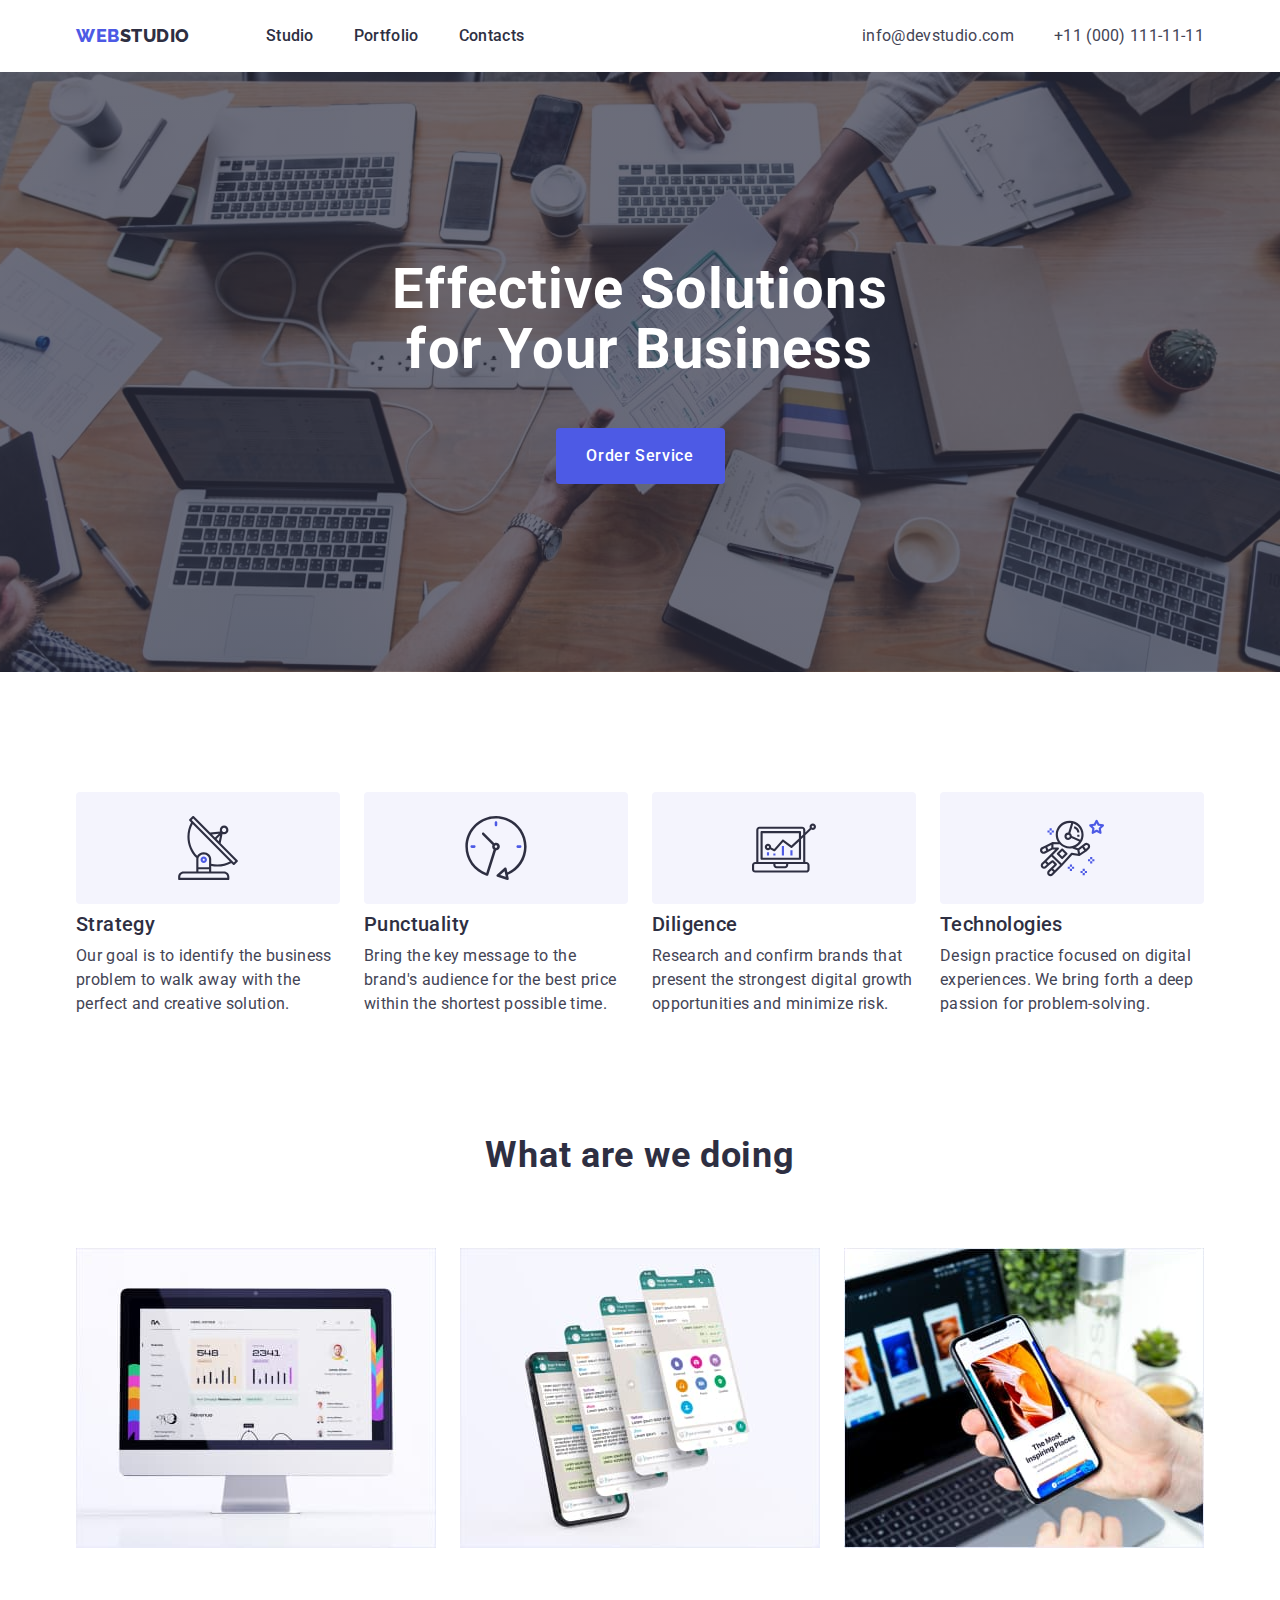
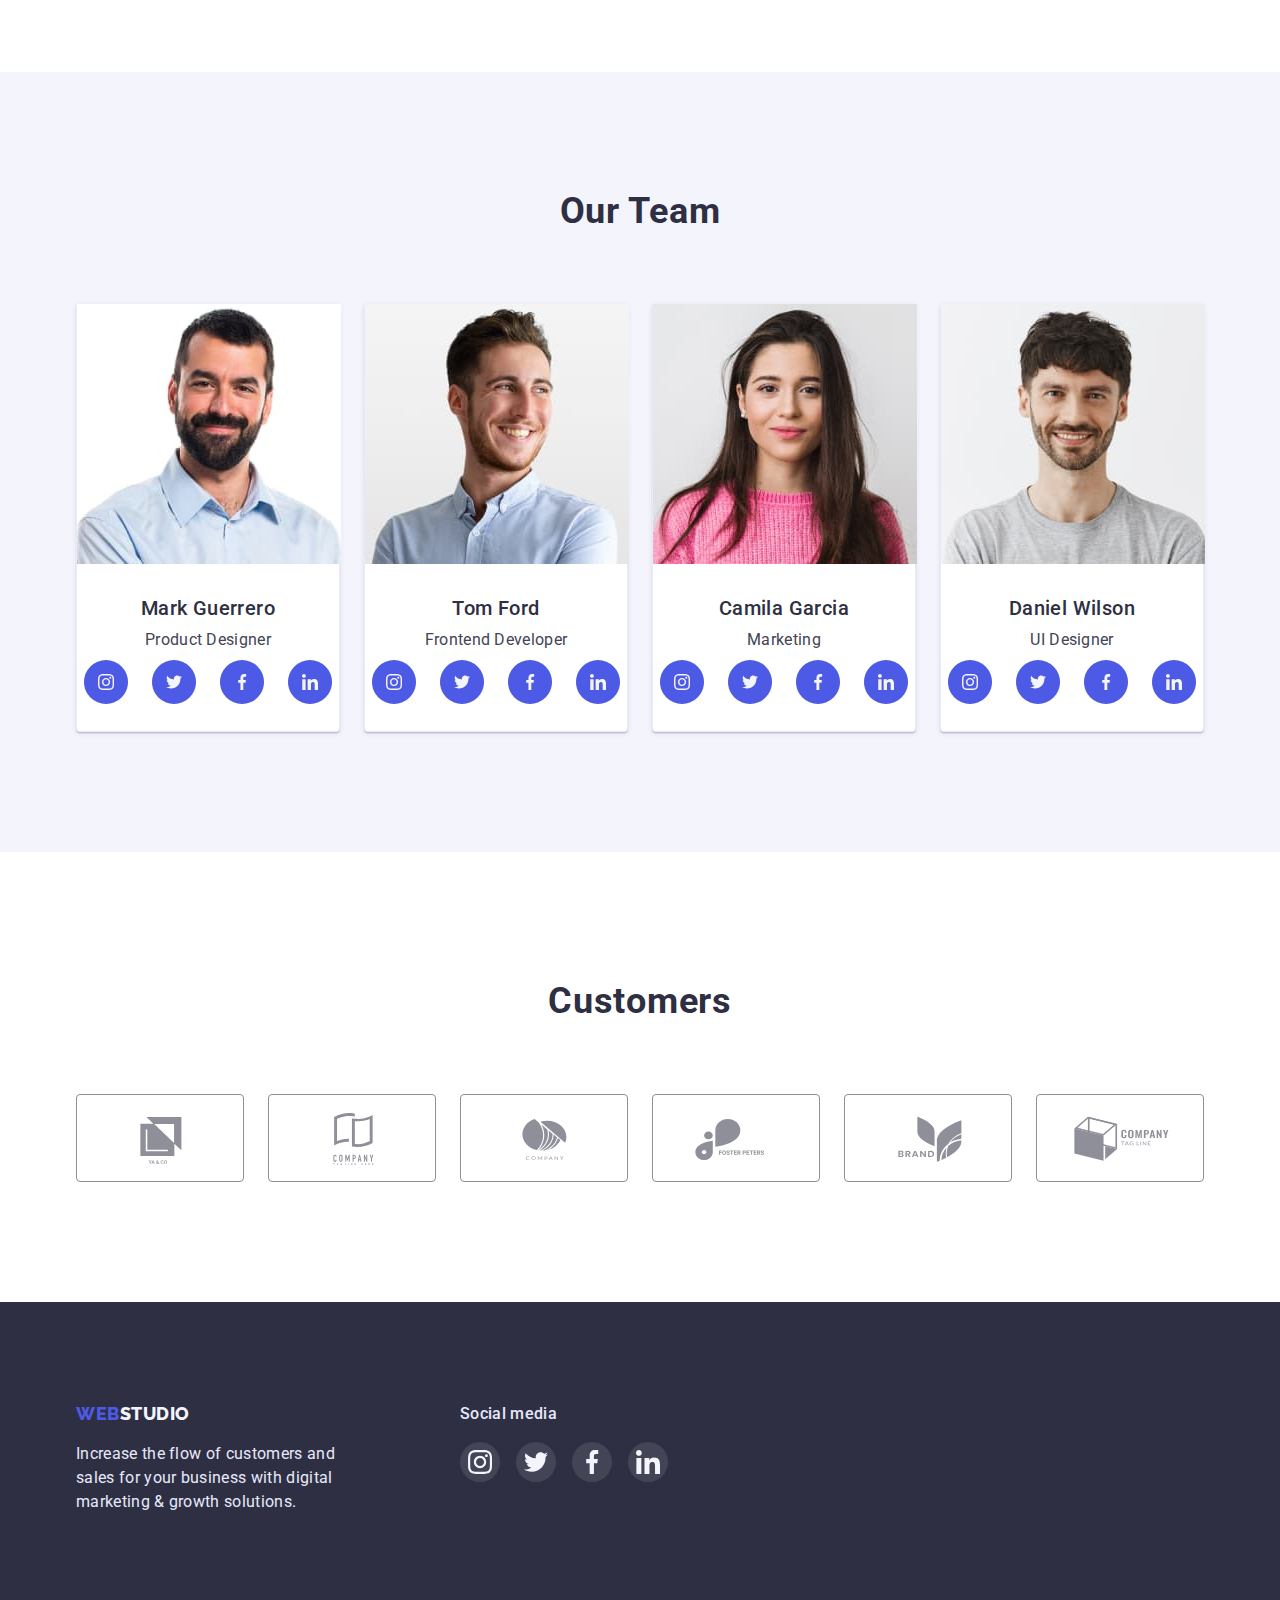
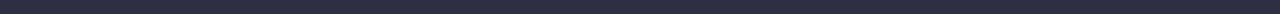
<file: index.html>
<!DOCTYPE html>
<html lang="en">
  <head>
    <meta charset="UTF-8" />
    <meta http-equiv="X-UA-Compatible" content="IE=edge" />
    <meta name="viewport" content="width=device-width, initial-scale=1.0" />
    <title>WebStudio</title>
    <link rel="preconnect" href="https://fonts.googleapis.com" />
    <link rel="preconnect" href="https://fonts.gstatic.com" crossorigin />
    <link
      href="https://fonts.googleapis.com/css2?family=Raleway:wght@800&family=Roboto:wght@400;500;700&display=swap"
      rel="stylesheet"
    />
    <link rel="stylesheet" href="./css/modern-normalize.css" />
    <link rel="stylesheet" href="./css/styles.css" />
  </head>
  <body>
    <header class="header">
      <div class="container header-container">
        <nav class="header-nav">
          <a href="./index.html" class="header-logo link"
            >Web<span class="header-logo-studio link">Studio</span></a
          >
          <ul class="header-list list">
            <li>
              <a href="./index.html" class="header-link link">Studio</a>
            </li>
            <li>
              <a href="./portfolio.html" class="header-link link">Portfolio</a>
            </li>
            <li>
              <a href="" class="header-link link">Contacts</a>
            </li>
          </ul>
        </nav>
        <address class="addres">
          <ul class="address-list list">
            <li class="address-link">
              <a href="mailto:info@devstudio.com" class="header-mail link text"
                >info@devstudio.com</a
              >
            </li>
            <li>
              <a href="tel:+110001111111" class="header-tel link text"
                >+11 (000) 111-11-11</a
              >
            </li>
          </ul>
        </address>
      </div>
    </header>
    <main>
      <section>
        <div class="container-hero">
          <h1 class="hero-text">Effective Solutions for Your Business</h1>
          <button type="button" class="main-butn-index">Order Service</button>
        </div>
      </section>
      <section class="section">
        <div class="container">
          <!-- <h2>Public</h2> -->
          <ul class="public-list list">
            <li class="public-link">
              <div class="public-icon-link">
                <svg class="public-icon">
                  <use
                    href="./images/icons.svg#icon-antenna"
                    width="64"
                    height="64"
                  ></use>
                </svg>
              </div>
              <div class="public-list-item">
                <h3 class="public-list-name">Strategy</h3>
                <p class="public-info">
                  Our goal is to identify the business problem to walk away with
                  the perfect and creative solution.
                </p>
              </div>
            </li>
            <li class="public-link">
              <div class="public-icon-link">
                <svg class="public-icon">
                  <use
                    href="./images/icons.svg#icon-clock"
                    width="64"
                    height="64"
                  ></use>
                </svg>
              </div>
              <div class="public-list-item">
                <h3 class="public-list-name">Punctuality</h3>
                <p class="public-info">
                  Bring the key message to the brand's audience for the best
                  price within the shortest possible time.
                </p>
              </div>
            </li>
            <li class="public-link">
              <div class="public-icon-link">
                <svg class="public-icon">
                  <use
                    href="./images/icons.svg#icon-diagram"
                    width="64"
                    height="64"
                  ></use>
                </svg>
              </div>
              <div class="public-list-item">
                <h3 class="public-list-name">Diligence</h3>
                <p class="public-info">
                  Research and confirm brands that present the strongest digital
                  growth opportunities and minimize risk.
                </p>
              </div>
            </li>
            <li class="public-link">
              <div class="public-icon-link">
                <svg class="public-icon">
                  <use
                    href="./images/icons.svg#icon-astronaut"
                    width="64"
                    height="64"
                  ></use>
                </svg>
              </div>
              <div class="public-list-item">
                <h3 class="public-list-name">Technologies</h3>
                <p class="public-info">
                  Design practice focused on digital experiences. We bring forth
                  a deep passion for problem-solving.
                </p>
              </div>
            </li>
          </ul>
        </div>
      </section>
      <section class="section">
        <div class="container">
          <h2 class="doing">What are we doing</h2>
          <ul class="doing-list list">
            <li class="complection">
              <img
                src="./images/monitor.jpg"
                alt="MonitorMAC"
                width="360"
                height="300"
                class="img-doing"
              />
            </li>
            <li class="complection">
              <img
                src="./images/whatsapp.jpg"
                alt="WhatsApp"
                width="360"
                height="300"
              />
            </li>
            <li class="complection">
              <img
                src="./images/telefon.jpg"
                alt="Mobiletelefon"
                width="360"
                height="300"
              />
            </li>
          </ul>
        </div>
      </section>
      <section class="section our-team">
        <div class="container container-team">
          <h2 class="team">Our Team</h2>
          <ul class="team-list list">
            <li class="team-item">
              <img
                class="team-img"
                src="./images/mark.jpg"
                alt="MarkGuerrero"
                width="264"
                height="260"
              />
              <div class="team-item-container">
                <h3 class="team-title">Mark Guerrero</h3>
                <p class="working">Product Designer</p>
              </div>
              <ul class="team-social-list list">
                <li class="team-social-item">
                  <a
                    href="https://www.instagram.com/"
                    class="team-social-link link"
                    target="_blank"
                    rel="noreferrer noopener"
                  >
                    <svg class="team-social-icon" width="40" height="40">
                      <use
                        href="./images/icons.svg#icon-instagram5"
                        width="16"
                        height="16"
                      ></use>
                    </svg>
                  </a>
                </li>
                <li class="team-social-item">
                  <a
                    href="https://twitter.com/"
                    class="team-social-link link"
                    target="_blank"
                    rel="noreferrer noopener"
                  >
                    <svg class="team-social-icon" width="40" height="40">
                      <use
                        href="./images/icons.svg#icon-twitter5"
                        width="16"
                        height="16"
                      ></use>
                    </svg>
                  </a>
                </li>
                <li class="team-social-item">
                  <a
                    href="https://www.facebook.com/"
                    class="team-social-link link"
                    target="_blank"
                    rel="noreferrer noopener"
                  >
                    <svg class="team-social-icon" width="40" height="40">
                      <use
                        href="./images/icons.svg#icon-facebook5"
                        width="16"
                        height="16"
                      ></use>
                    </svg>
                  </a>
                </li>
                <li class="team-social-item">
                  <a
                    href="https://www.linkedin.com/"
                    class="team-social-link link"
                    target="_blank"
                    rel="noreferrer noopener"
                  >
                    <svg class="team-social-icon" width="40" height="40">
                      <use
                        href="./images/icons.svg#icon-linkedin5"
                        width="16"
                        height="16"
                      ></use>
                    </svg>
                  </a>
                </li>
              </ul>
            </li>
            <li class="team-item">
              <img
                class="team-img"
                src="./images/tom.jpg"
                alt="Tom Ford"
                width="264"
                height="260"
              />
              <div class="team-item-container">
                <h3 class="team-title">Tom Ford</h3>
                <p class="working">Frontend Developer</p>
              </div>
              <ul class="team-social-list list">
                <li class="team-social-item">
                  <a
                    href="https://www.instagram.com/"
                    class="team-social-link link"
                    target="_blank"
                    rel="noreferrer noopener"
                  >
                    <svg class="team-social-icon" width="40" height="40">
                      <use
                        href="./images/icons.svg#icon-instagram5"
                        width="16"
                        height="16"
                      ></use>
                    </svg>
                  </a>
                </li>
                <li class="team-social-item">
                  <a
                    href="https://twitter.com/"
                    class="team-social-link link"
                    target="_blank"
                    rel="noreferrer noopener"
                  >
                    <svg class="team-social-icon" width="40" height="40">
                      <use
                        href="./images/icons.svg#icon-twitter5"
                        width="16"
                        height="16"
                      ></use>
                    </svg>
                  </a>
                </li>
                <li class="team-social-item">
                  <a
                    href="https://www.facebook.com/"
                    class="team-social-link link"
                    target="_blank"
                    rel="noreferrer noopener"
                  >
                    <svg class="team-social-icon" width="40" height="40">
                      <use
                        href="./images/icons.svg#icon-facebook5"
                        width="16"
                        height="16"
                      ></use>
                    </svg>
                  </a>
                </li>
                <li class="team-social-item">
                  <a
                    href="https://www.linkedin.com/"
                    class="team-social-link link"
                    target="_blank"
                    rel="noreferrer noopener"
                  >
                    <svg class="team-social-icon" width="40" height="40">
                      <use
                        href="./images/icons.svg#icon-linkedin5"
                        width="16"
                        height="16"
                      ></use>
                    </svg>
                  </a>
                </li>
              </ul>
            </li>
            <li class="team-item">
              <img
                class="team-img"
                src="./images/camila.jpg"
                alt="Camila Garcia"
                width="264"
                height="260"
              />
              <div class="team-item-container">
                <h3 class="team-title">Camila Garcia</h3>
                <p class="working">Marketing</p>
              </div>
              <ul class="team-social-list list">
                <li class="team-social-item">
                  <a
                    href="https://www.instagram.com/"
                    class="team-social-link link"
                    target="_blank"
                    rel="noreferrer noopener"
                  >
                    <svg class="team-social-icon" width="40" height="40">
                      <use
                        href="./images/icons.svg#icon-instagram5"
                        width="16"
                        height="16"
                      ></use>
                    </svg>
                  </a>
                </li>
                <li class="team-social-item">
                  <a
                    href="https://twitter.com/"
                    class="team-social-link link"
                    target="_blank"
                    rel="noreferrer noopener"
                  >
                    <svg class="team-social-icon" width="40" height="40">
                      <use
                        href="./images/icons.svg#icon-twitter5"
                        width="16"
                        height="16"
                      ></use>
                    </svg>
                  </a>
                </li>
                <li class="team-social-item">
                  <a
                    href="https://www.facebook.com/"
                    class="team-social-link link"
                    target="_blank"
                    rel="noreferrer noopener"
                  >
                    <svg class="team-social-icon" width="40" height="40">
                      <use
                        href="./images/icons.svg#icon-facebook5"
                        width="16"
                        height="16"
                      ></use>
                    </svg>
                  </a>
                </li>
                <li class="team-social-item">
                  <a
                    href="https://www.linkedin.com/"
                    class="team-social-link link"
                    target="_blank"
                    rel="noreferrer noopener"
                  >
                    <svg class="team-social-icon" width="40" height="40">
                      <use
                        href="./images/icons.svg#icon-linkedin5"
                        width="16"
                        height="16"
                      ></use>
                    </svg>
                  </a>
                </li>
              </ul>
            </li>
            <li class="team-item">
              <img
                class="team-img"
                src="./images/daniel.jpg"
                alt="Daniel Wilson"
                width="264"
                height="260"
              />
              <div class="team-item-container">
                <h3 class="team-title">Daniel Wilson</h3>
                <p class="working">UI Designer</p>
              </div>
              <ul class="team-social-list list">
                <li class="team-social-item">
                  <a
                    href="https://www.instagram.com/"
                    class="team-social-link link"
                    target="_blank"
                    rel="noreferrer noopener"
                  >
                    <svg class="team-social-icon" width="40" height="40">
                      <use
                        href="./images/icons.svg#icon-instagram5"
                        width="16"
                        height="16"
                      ></use>
                    </svg>
                  </a>
                </li>
                <li class="team-social-item">
                  <a
                    href="https://twitter.com/"
                    class="team-social-link link"
                    target="_blank"
                    rel="noreferrer noopener"
                  >
                    <svg class="team-social-icon" width="40" height="40">
                      <use
                        href="./images/icons.svg#icon-twitter5"
                        width="16"
                        height="16"
                      ></use>
                    </svg>
                  </a>
                </li>
                <li class="team-social-item">
                  <a
                    href="https://www.facebook.com/"
                    class="team-social-link link"
                    target="_blank"
                    rel="noreferrer noopener"
                  >
                    <svg class="team-social-icon" width="40" height="40">
                      <use
                        href="./images/icons.svg#icon-facebook5"
                        width="16"
                        height="16"
                      ></use>
                    </svg>
                  </a>
                </li>
                <li class="team-social-item">
                  <a
                    href="https://www.linkedin.com/"
                    class="team-social-link link"
                    target="_blank"
                    rel="noreferrer noopener"
                  >
                    <svg class="team-social-icon" width="40" height="40">
                      <use
                        href="./images/icons.svg#icon-linkedin5"
                        width="16"
                        height="16"
                      ></use>
                    </svg>
                  </a>
                </li>
              </ul>
            </li>
          </ul>
        </div>
      </section>
      <section class="section">
        <div class="container cust-container">
          <h2 class="cust-name">Customers</h2>
          <ul class="cust-list list">
            <li class="cust-item">
              <a href="#" class="cust-link">
                <svg class="cust-icon" width="104" height="56">
                  <use href="./images/icons.svg#icon-logo1"></use>
                </svg>
              </a>
            </li>
            <li class="cust-item">
              <a href="#" class="cust-link">
                <svg class="cust-icon" width="104" height="56">
                  <use href="./images/icons.svg#icon-logo2"></use>
                </svg>
              </a>
            </li>
            <li class="cust-item">
              <a href="#" class="cust-link">
                <svg class="cust-icon" width="104" height="56">
                  <use href="./images/icons.svg#icon-logo3"></use>
                </svg>
              </a>
            </li>
            <li class="cust-item">
              <a href="#" class="cust-link">
                <svg class="cust-icon" width="104" height="56">
                  <use href="./images/icons.svg#icon-logo4"></use>
                </svg>
              </a>
            </li>
            <li class="cust-item">
              <a href="#" class="cust-link">
                <svg class="cust-icon" width="104" height="56">
                  <use href="./images/icons.svg#icon-logo5"></use>
                </svg>
              </a>
            </li>
            <li class="cust-item">
              <a href="#" class="cust-link">
                <svg class="cust-icon" width="104" height="56">
                  <use href="./images/icons.svg#icon-logo6"></use>
                </svg>
              </a>
            </li>
          </ul>
        </div>
      </section>
    </main>
    <footer class="footer">
      <div class="container-footer container">
        <div class="container-footer-left">
          <a href="./index.html" class="header-logo link"
            >Web<span class="footer-logo-studio link">Studio</span></a
          >
          <p class="footer-index-text">
            Increase the flow of customers and sales for your business with
            digital marketing & growth solutions.
          </p>
        </div>
        <div class="foter-social-media">
          <p class="footer-index-text-social">Social media</p>
          <ul class="footer-list list">
            <li class="footer-item">
              <a
                href="https://www.instagram.com/"
                class="footer-link link"
                target="_blank"
                rel="noreferrer noopener"
              >
                <svg class="footer-icon" width="40" height="40">
                  <use href="./images/icons.svg#icon-insatgram4"></use>
                </svg>
              </a>
            </li>
            <li class="footer-item">
              <a
                href="https://twitter.com/"
                class="footer-link link"
                target="_blank"
                rel="noreferrer noopener"
              >
                <svg class="footer-icon" width="40" height="40">
                  <use href="./images/icons.svg#icon-twitter4"></use>
                </svg>
              </a>
            </li>
            <li class="footer-item">
              <a
                href="https://www.facebook.com/"
                class="footer-link link"
                target="_blank"
                rel="noreferrer noopener"
              >
                <svg class="footer-icon" width="40" height="40">
                  <use href="./images/icons.svg#icon-facebook4"></use>
                </svg>
              </a>
            </li>
            <li class="footer-item">
              <a
                href="https://www.linkedin.com/"
                class="footer-link link"
                target="_blank"
                rel="noreferrer noopener"
              >
                <svg class="footer-icon" width="40" height="40">
                  <use href="./images/icons.svg#icon-linkedin4"></use>
                </svg>
              </a>
            </li>
          </ul>
        </div>
      </div>
    </footer>
  </body>
</html>
</file>
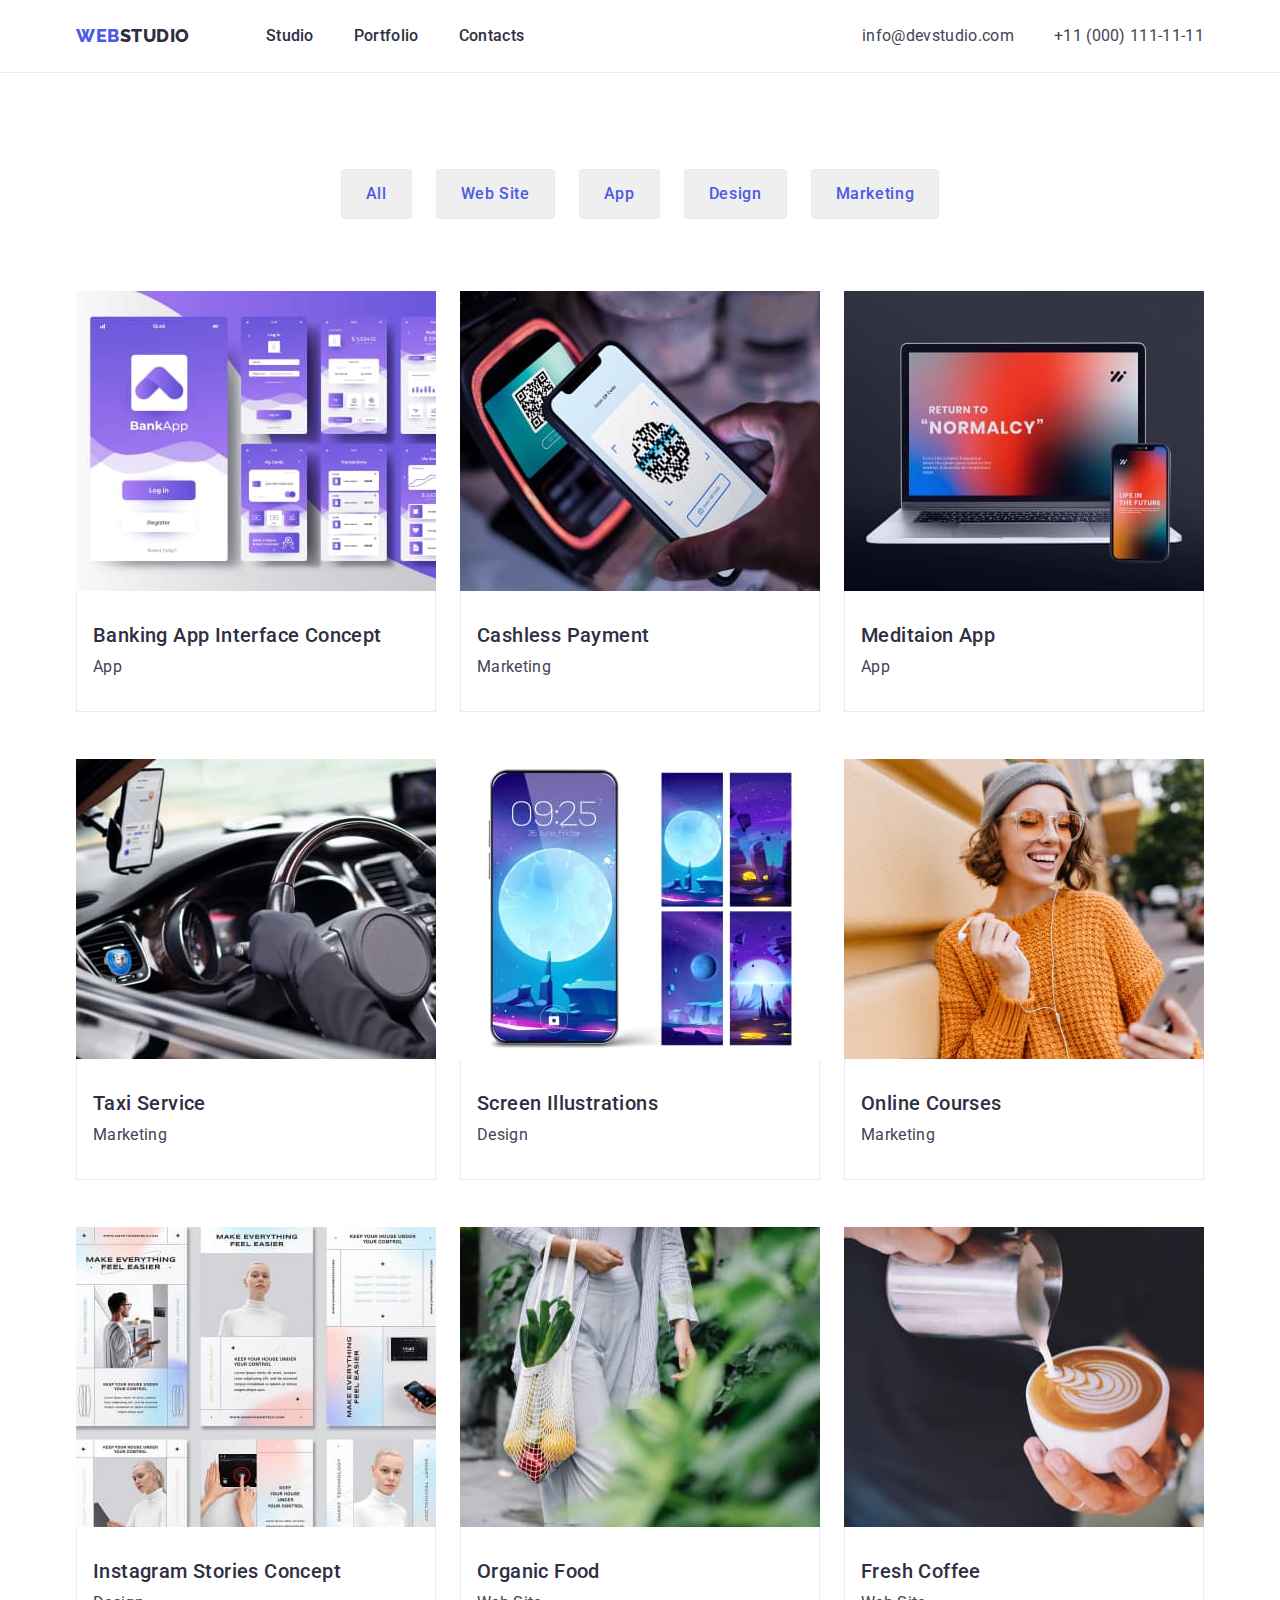
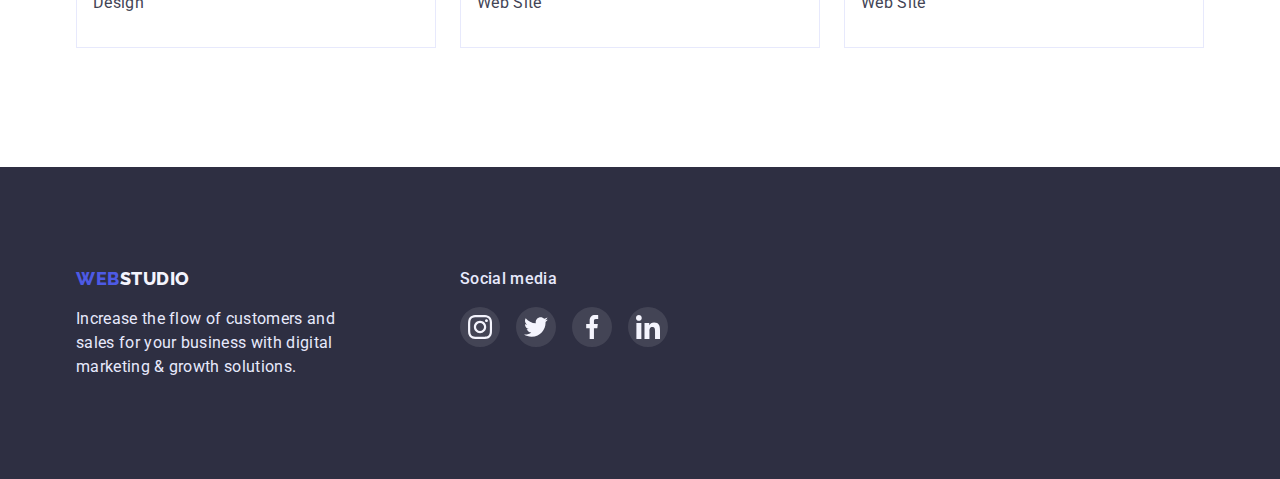
<file: portfolio.html>
<!DOCTYPE html>
<html lang="en">
  <head>
    <meta charset="UTF-8" />
    <meta http-equiv="X-UA-Compatible" content="IE=edge" />
    <meta name="viewport" content="width=device-width, initial-scale=1.0" />
    <title>Portfolio</title>
    <link rel="preconnect" href="https://fonts.googleapis.com" />
    <link rel="preconnect" href="https://fonts.gstatic.com" crossorigin />
    <link
      href="https://fonts.googleapis.com/css2?family=Raleway:wght@800&family=Roboto:wght@400;500;700&display=swap"
      rel="stylesheet"
    />
    <link rel="stylesheet" href="./css/modern-normalize.css" />
    <link rel="stylesheet" href="./css/styles.css" />
  </head>
  <body>
    <header class="header-portfolio">
      <div class="container header-container">
        <nav class="header-nav">
          <a href="./index.html" class="header-logo link"
            >Web<span class="header-logo-studio link">Studio</span></a
          >
          <ul class="header-list list">
            <li>
              <a href="./index.html" class="header-link link">Studio</a>
            </li>
            <li>
              <a href="./portfolio.html" class="header-link link">Portfolio</a>
            </li>
            <li>
              <a href="" class="header-link link">Contacts</a>
            </li>
          </ul>
        </nav>
        <address class="addres">
          <ul class="address-list list">
            <li clsss="address-link">
              <a href="mailto:info@devstudio.com" class="header-mail link text"
                >info@devstudio.com</a
              >
            </li>
            <li>
              <a href="tel:+110001111111" class="header-tel link text"
                >+11 (000) 111-11-11</a
              >
            </li>
          </ul>
        </address>
      </div>
    </header>
    <main>
      <section class="portfolio">
        <div class="container container-main">
          <div class="scrolls-buttons">
            <!-- <h1>Scrolls</h1> -->
            <ul class="list-button list">
              <li><button type="button" class="main-button">All</button></li>
              <li>
                <button type="button" class="main-button">Web Site</button>
              </li>
              <li><button type="button" class="main-button">App</button></li>
              <li><button type="button" class="main-button">Design</button></li>
              <li>
                <button type="button" class="main-button">Marketing</button>
              </li>
            </ul>
          </div>
          <div>
            <ul class="main-list list">
              <a href="" class="cards-link link">
                <li class="main-link">
                  <img
                    src="./images/bankingappinterfaceconcept.jpg"
                    alt=""
                    width="360"
                    height="300"
                    class="main-image"
                  />
                  <div class="cards-item">
                    <h2 class="cards-name">Banking App Interface Concept</h2>
                    <p class="cards-apps">App</p>
                  </div>
                </li>
              </a>
              <a href="" class="cards-link link"
                ><li class="main-link">
                  <img
                    src="./images/cashlesspayment.jpg"
                    alt="cashlesspayment"
                    width="360"
                    height="300"
                    class="main-image"
                  />
                  <div class="cards-item">
                    <h2 class="cards-name">Cashless Payment</h2>
                    <p class="cards-apps">Marketing</p>
                  </div>
                </li></a
              >
              <a href="" class="cards-link link"
                ><li class="main-link">
                  <img
                    src="./images/meditaionapp.jpg"
                    alt="meditaionapp"
                    width="360"
                    height="300"
                    class="main-image"
                  />
                  <div class="cards-item">
                    <h2 class="cards-name">Meditaion App</h2>
                    <p class="cards-apps">App</p>
                  </div>
                </li></a
              >
              <a href="" class="cards-link link"
                ><li class="main-link">
                  <img
                    src="./images/taxiservice.jpg"
                    alt="taxiservice"
                    width="360"
                    height="300"
                    class="main-image"
                  />
                  <div class="cards-item">
                    <h2 class="cards-name">Taxi Service</h2>
                    <p class="cards-apps">Marketing</p>
                  </div>
                </li></a
              >

              <a href="" class="cards-link link"
                ><li class="main-link">
                  <img
                    src="./images/screenillustrations.jpg"
                    alt="screenillustrations"
                    width="360"
                    height="300"
                    class="main-image"
                  />
                  <div class="cards-item">
                    <h2 class="cards-name">Screen Illustrations</h2>
                    <p class="cards-apps">Design</p>
                  </div>
                </li></a
              >
              <a href="" class="cards-link link"
                ><li class="main-link">
                  <img
                    src="./images/onlinecourses.jpg"
                    alt="onlinecourses"
                    width="360"
                    height="300"
                    class="main-image"
                  />
                  <div class="cards-item">
                    <h2 class="cards-name">Online Courses</h2>
                    <p class="cards-apps">Marketing</p>
                  </div>
                </li></a
              >
              <a href="" class="cards-link link"
                ><li class="main-link">
                  <img
                    src="./images/instagramstoriesconcept.jpg"
                    alt="instagramstoriesconcept"
                    width="360"
                    height="300"
                    class="main-image"
                  />
                  <div class="cards-item">
                    <h2 class="cards-name">Instagram Stories Concept</h2>
                    <p class="cards-apps">Design</p>
                  </div>
                </li></a
              >
              <a href="" class="cards-link link"
                ><li class="main-link">
                  <img
                    src="./images/organicfood.jpg"
                    alt="organicfood"
                    width="360"
                    height="300"
                    class="main-image"
                  />
                  <div class="cards-item">
                    <h2 class="cards-name">Organic Food</h2>
                    <p class="cards-apps">Web Site</p>
                  </div>
                </li></a
              >
              <a href="" class="cards-link link"
                ><li class="main-link">
                  <img
                    src="./images/freshcoffee.jpg"
                    alt="freshcoffee"
                    width="360"
                    height="300"
                    class="main-image"
                  />
                  <div class="cards-item">
                    <h2 class="cards-name">Fresh Coffee</h2>
                    <p class="cards-apps">Web Site</p>
                  </div>
                </li></a
              >
            </ul>
          </div>
        </div>
      </section>
    </main>

    <footer class="footer">
      <div class="container-footer container">
        <div class="container-footer-left">
          <a href="./index.html" class="header-logo link"
            >Web<span class="footer-logo-studio link">Studio</span></a
          >
          <p class="footer-index-text">
            Increase the flow of customers and sales for your business with
            digital marketing & growth solutions.
          </p>
        </div>
        <div class="foter-social-media">
          <p class="footer-index-text-social">Social media</p>
          <ul class="footer-list list">
            <li class="footer-item">
              <a
                href="https://www.instagram.com/"
                class="footer-link link"
                target="_blank"
                rel="noreferrer noopener"
              >
                <svg class="footer-icon" width="40" height="40">
                  <use href="./images/icons.svg#icon-insatgram4"></use>
                </svg>
              </a>
            </li>
            <li class="footer-item">
              <a
                href="https://twitter.com/"
                class="footer-link link"
                target="_blank"
                rel="noreferrer noopener"
              >
                <svg class="footer-icon" width="40" height="40">
                  <use href="./images/icons.svg#icon-twitter4"></use>
                </svg>
              </a>
            </li>
            <li class="footer-item">
              <a
                href="https://www.facebook.com/"
                class="footer-link link"
                target="_blank"
                rel="noreferrer noopener"
              >
                <svg class="footer-icon" width="40" height="40">
                  <use href="./images/icons.svg#icon-facebook4"></use>
                </svg>
              </a>
            </li>
            <li class="footer-item">
              <a
                href="https://www.linkedin.com/"
                class="footer-link link"
                target="_blank"
                rel="noreferrer noopener"
              >
                <svg class="footer-icon" width="40" height="40">
                  <use href="./images/icons.svg#icon-linkedin4"></use>
                </svg>
              </a>
            </li>
          </ul>
        </div>
      </div>
    </footer>
  </body>
</html>
</file>
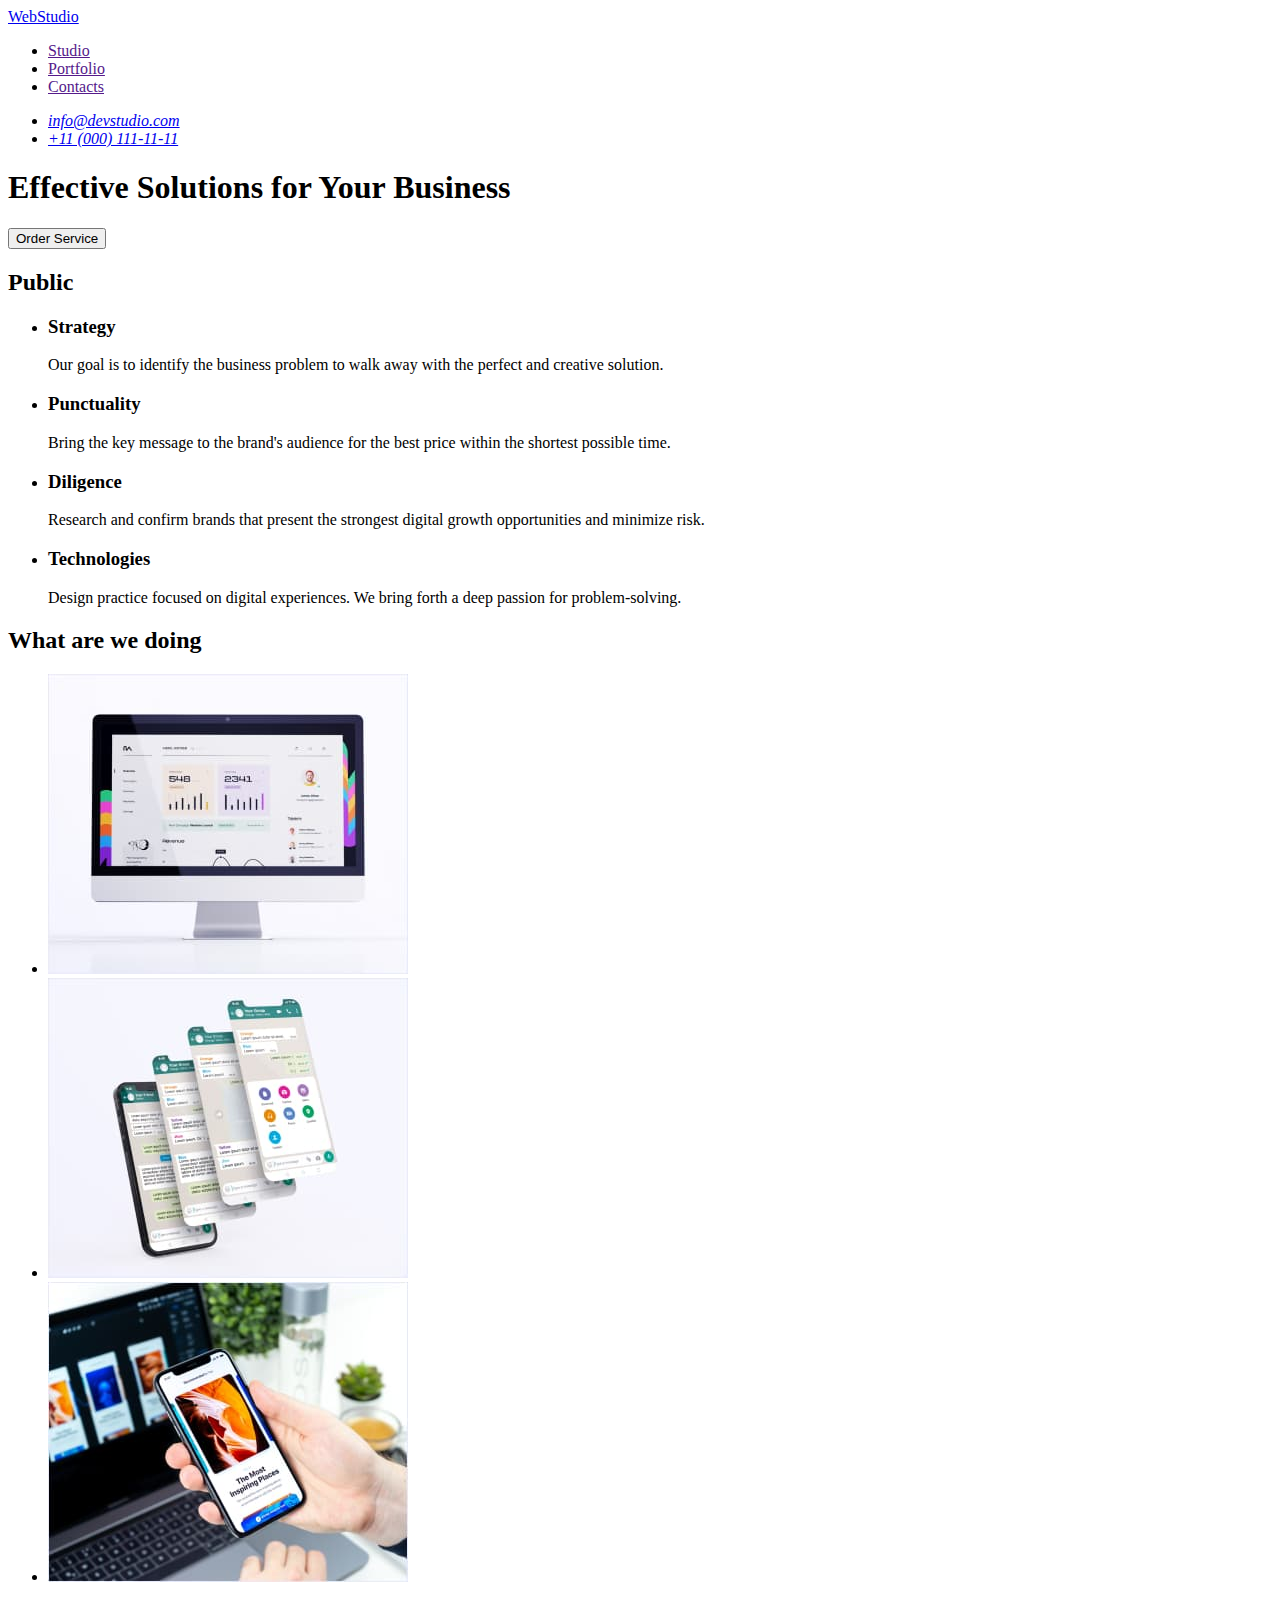
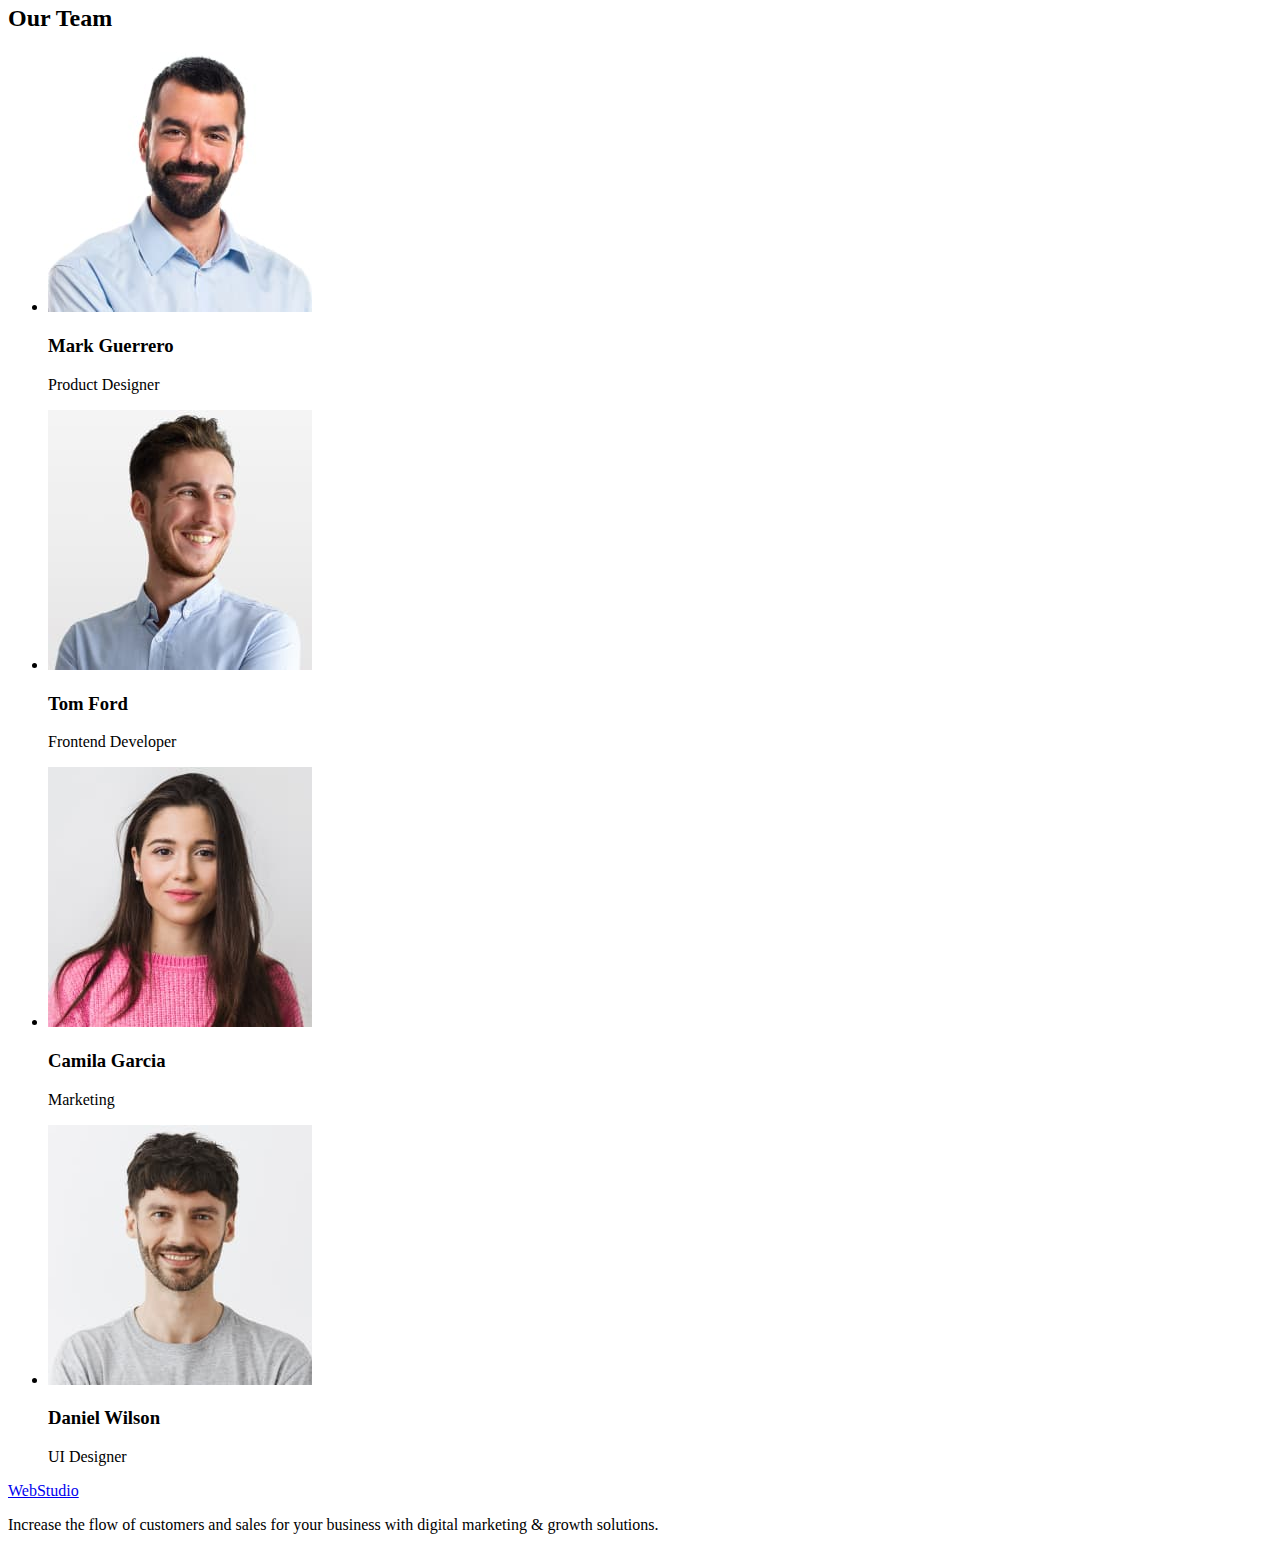
<file: portfolio.html.html>
<!DOCTYPE html>
<html lang="en">
  <head>
    <!-- echo "# goit-markup-hw-01" >> README.md git init git add README.md git
    commit -m "first commit" git branch -M main git remote add origin
    https://github.com/OlehDemochko/ goit-markup-hw-01.git git push -u -->
    <meta charset="UTF-8" />
    <meta http-equiv="X-UA-Compatible" content="IE=edge" />
    <meta name="viewport" content="width=device-width, initial-scale=1.0" />
    <title>WebStudio</title>
  </head>
  <body>
    <header>
      <nav>
        <a href="./index.html">WebStudio</a>
        <ul>
          <li>
            <a href="">Studio</a>
          </li>
          <li>
            <a href="">Portfolio</a>
          </li>
          <li>
            <a href="">Contacts</a>
          </li>
        </ul>
      </nav>
      <address>
        <ul>
          <li><a href="mailto:info@devstudio.com">info@devstudio.com</a></li>
          <li><a href="tel:+110001111111">+11 (000) 111-11-11</a></li>
        </ul>
      </address>
    </header>
    <main>
      <section>
        <h1>Effective Solutions for Your Business</h1>
        <button type="button">Order Service</button>
      </section>
      <section>
        <h2>Public</h2>
        <ul>
          <li>
            <h3>Strategy</h3>
            <p>
              Our goal is to identify the business problem to walk away with the
              perfect and creative solution.
            </p>
          </li>
          <li>
            <h3>Punctuality</h3>
            <p>
              Bring the key message to the brand's audience for the best price
              within the shortest possible time.
            </p>
          </li>
          <li>
            <h3>Diligence</h3>
            <p>
              Research and confirm brands that present the strongest digital
              growth opportunities and minimize risk.
            </p>
          </li>
          <li>
            <h3>Technologies</h3>
            <p>
              Design practice focused on digital experiences. We bring forth a
              deep passion for problem-solving.
            </p>
          </li>
        </ul>
      </section>
      <section>
        <h2>What are we doing</h2>
        <ul>
          <li>
            <img
              src="./images/monitor.jpg"
              alt="Monitor MAC"
              width="360"
              height="300"
            />
          </li>
          <li>
            <img
              src="./images/whatsapp.jpg"
              alt="WhatsApp"
              width="360"
              height="300"
            />
          </li>
          <li>
            <img
              src="./images/telefon.jpg"
              alt="Mobile telefon"
              width="360"
              height="300"
            />
          </li>
        </ul>
      </section>
      <section>
        <h2>Our Team</h2>
        <ul>
          <li>
            <img
              src="./images/mark.jpg"
              alt="Mark Guerrero"
              width="264"
              height="260"
            />
            <h3>Mark Guerrero</h3>
            <p>Product Designer</p>
          </li>
          <li>
            <img
              src="./images/tom.jpg"
              alt="Tom Ford"
              width="264"
              height="260"
            />
            <h3>Tom Ford</h3>
            <p>Frontend Developer</p>
          </li>
          <li>
            <img
              src="./images/camila.jpg"
              alt="Camila Garcia"
              width="264"
              height="260"
            />
            <h3>Camila Garcia</h3>
            <p>Marketing</p>
          </li>
          <li>
            <img
              src="./images/daniel.jpg"
              alt="Daniel Wilson"
              width="264"
              height="260"
            />
            <h3>Daniel Wilson</h3>
            <p>UI Designer</p>
          </li>
        </ul>
      </section>
    </main>
    <footer>
      <a href="./index.html">WebStudio</a>
      <p>
        Increase the flow of customers and sales for your business with digital
        marketing & growth solutions.
      </p>
    </footer>
  </body>
</html>
</file>
<file: css/styles.css>
:root {
  --main-title-color: #2e2f42;
  --main-text-color: #434455;
  --main-text-color-white: #ffffff;
  --main-footer-text: #e7e9fc;
  --box-background: #2e2f42;
  --background-btn: #404bbf;
  --color-logo: #4d5ae5;
  --color-logo-footer: #f4f4fd;
  --basic-index-margin: 120px;
}
h1,
h2,
h3,
h4,
h5,
h6,
p {
  margin: 0;
}
ul {
  margin: 0;
  padding: 0;
}

body {
  font-family: Raleway, sans-serif;
  font-family: Roboto, sans-serif;
}

.container {
  width: 1158px;
  margin: 0 auto;
  padding: 0 15px 0 15px;
}

.title {
}
.list {
  list-style: none;
  font-style: normal;
}
.link {
  text-decoration: none;
}
.link:hover {
  color: var(--background-btn);
}

.text {
  font-weight: 400;
  font-size: 16px;
  line-height: 1.5;
  letter-spacing: 0.02em;
  color: var(--main-text-color);
  text-decoration: none;
}

/* ----------=====----header-----=====----------- */

.header-portfolio {
  padding: 24px 0 24px 0;
  border-bottom: 1px solid #e7e9fc;
}
.header-container {
  display: flex;
  align-items: center;
}
.header-nav {
  display: flex;
}
.header-logo {
  font-family: Raleway;
  font-weight: 800;
  font-size: 18px;
  line-height: 1.33;
  letter-spacing: 0.03em;
  text-transform: uppercase;
  color: var(--color-logo);
  margin-right: 76px;
}
.header-logo-studio {
  font-weight: 800;
  font-size: 18px;
  line-height: 1.33;
  letter-spacing: 0.03em;
  text-transform: uppercase;
  color: var(--main-title-color);
}

.header-list {
  display: flex;
  text-align: center;
  gap: 40px;
}
.header-item {
}
.addres {
  margin-left: auto;
}
.address-list {
  display: flex;
}

.address-link {
}
.header-link {
  font-weight: 500;
  font-size: 16px;
  line-height: 1.5;
  letter-spacing: 0.02em;
  color: var(--main-title-color);
}
.header_link:hover {
}
.header-tel {
  font-size: 16px;
  line-height: 1.5;
  letter-spacing: 0.02em;
}

.header-mail {
  font-size: 16px;
  line-height: 1.5;
  letter-spacing: 0.02em;
  padding-right: 40px;
}
/* --------===main===-------- */

.main {
}
/* ---hero--- */

.container-main {
}
.portfolio {
  padding-top: 96px;
  padding-bottom: 120px;
}

.scrolls-buttons {
}
.list-button {
  justify-content: center;
  display: flex;
  gap: 24px;
  margin-bottom: 72px;
}
.main-button {
  font-weight: 500;
  font-size: 16px;
  line-height: 1.5;
  letter-spacing: 0.04em;
  color: var(--color-logo);
  cursor: pointer;
  border: 1px solid #e7e9fc;
  border-radius: 4px;
  align-items: center;
  text-align: center;
  padding: 12px 24px;
}
.main-button:hover,
.main-button:focus {
  color: var(--main-text-color-white);
  background: var(--background-btn);
  border: none;
  box-shadow: 0px 2px 2px 0px #0000001f;

  box-shadow: 0px 2px 1px 0px #00000014;

  box-shadow: 0px 3px 1px 0px #0000001a;
}
.main-button:active {
}

/* Main cards section */

.main-list {
  display: flex;
  flex-wrap: wrap;
  gap: 48px 24px;
}
.main-link {
  width: 360px;
  height: 420px;
}
.main-image {
  display: block;
}
.cards-item {
  border: 1px solid #e7e9fc;
  border-top: none;
  padding-top: 32px;
  padding-bottom: 32px;
  padding-left: 16px;
}
.cards-name {
  font-weight: 500;
  font-size: 20px;
  line-height: 1.2;
  letter-spacing: 0.02em;
  color: var(--main-title-color);
  margin-bottom: 8px;
}
.cards-apps {
  font-weight: 400;
  font-size: 16px;
  line-height: 1.5;
  letter-spacing: 0.02em;
  color: var(--main-text-color);
}
.cards-link {
}
.cards-link:hover,
.cards-link:focus,
.cards-link:active {
  border: none;
  box-shadow: 0px 2px 2px 0px #0000001f;

  box-shadow: 0px 2px 1px 0px #00000014;

  box-shadow: 0px 3px 1px 0px #0000001a;
}
/* -------_____=====IndexHTML =====_____-------*/

.header {
  padding: 24px 0 24px 0;
  /* border-bottom: 1px solid #e7e9fc; */
}
.section {
  /* padding-top: 120px; */
  padding-bottom: 120px;
}

.container-hero {
  width: auto;
  /* background: var(--box-background); */
  margin: 0 auto;
  padding-top: 188px;
  padding-bottom: 188px;
  text-align: center;
  background-image: linear-gradient(
      rgba(45, 47, 66, 0.7),
      rgba(45, 47, 66, 0.7)
    ),
    url(../images/peopleoffice.jpg);
  background-repeat: no-repeat;
  background-position: center;
  max-width: 1440px;
  flex-grow: 1;
}

.hero-text {
  font-weight: 700;
  font-size: 56px;
  line-height: 1.07;
  letter-spacing: 0.02em;
  color: var(--main-text-color-white);
  margin-left: auto;
  margin-right: auto;
  margin-bottom: 48px;
  max-width: 496px;
}

.main-butn-index {
  font-weight: 500;
  font-size: 16px;
  line-height: 1.5;
  letter-spacing: 0.04em;
  color: var(--main-text-color-white);
  cursor: pointer;
  background: var(--color-logo);
  min-width: 169px;
  min-height: 56px;
  text-align: center;
  border-radius: 4px;
  border: #4d5ae5;
}
.main-butn-index:hover,
.main-butn-index:active,
.main-butn-index:focus {
  color: var(--main-text-color-white);
  background: var(--background-btn);
}

/* Public */

.public-list {
  display: flex;
  gap: 24px;
  padding-top: 120px;
}
.public-link {
}
.public-icon-link {
  display: flex;
  background: #f4f4fd;
  border-radius: 4px;
  height: 112px;
  width: 264px;
  margin-bottom: 8px;
}
.public-icon {
  padding: 24px 100px 24px 100px;
}
.public-icon-item {
}
.public-list-item {
}
.public-list-name {
  font-weight: 500;
  font-size: 20px;
  line-height: 1.2;
  letter-spacing: 0.02em;
  color: var(--main-title-color);
  margin-bottom: 8px;
}

.public-info {
  font-weight: 400;
  font-size: 16px;
  line-height: 1.5;
  letter-spacing: 0.02em;
  color: var(--main-text-color);
}
/* What are we doing */

.doing {
  font-weight: 700;
  font-size: 36px;
  line-height: 1.11;
  letter-spacing: 0.02em;
  color: var(--main-title-color);
  text-align: center;
  margin-bottom: 72px;
}
.doing-list {
  display: flex;
  gap: 24px;
}
.img-doing {
  display: block;
}
.complection {
}

/* Our Team */
.our-team {
  background: #f4f4fd;
}
.container-team {
  display: block;
  width: auto;
}
.team {
  font-weight: 700;
  font-size: 36px;
  line-height: 1.11;
  letter-spacing: 0.02em;
  color: var(--main-title-color);
  text-align: center;
  margin-bottom: 72px;
  padding-top: 120px;
}
.team-list {
  display: flex;
  justify-content: center;
  gap: 24px;
}
/* .logo-list {
} */
.team-item {
  text-align: center;
  width: 264px;
  height: 428px;
  background: #ffffff;
  border: 1px solid #e7e9fc;
  box-shadow: 0px 1px 6px rgba(46, 47, 66, 0.08),
    0px 1px 1px rgba(46, 47, 66, 0.16), 0px 2px 1px rgba(46, 47, 66, 0.08);
  border-radius: 0px 0px 4px 4px;
  border-top: none;
}
.team-item-container {
  margin-bottom: 8px;
  padding-top: 32px;
}

.team-title {
  font-size: 20px;
  line-height: 1.2;
  letter-spacing: 0.02em;
  color: var(--main-title-color);
  margin-bottom: 8px;
  font-weight: 500;
}
.working {
  font-weight: 400;
  font-size: 16px;
  line-height: 1.5;
  letter-spacing: 0.02em;
  color: var(--main-text-color);
  text-align: center;
}
.team-img {
  display: block;
}
.team-social-list {
  display: flex;
  justify-content: center;
  gap: 24px;
}
.team-social-item {
  width: 44px;
  height: 44px;
}
.team-social-link {
  display: flex;
  justify-content: center;
  align-items: center;
  width: 100%;
  height: 100%;
  border-radius: 50%;
  background-color: var(--color-logo);
}
.team-social-link:is(:hover, :focus) {
  background: #404bbf;
}

.team-social-icon {
  padding: 12px;
}
.team-social-icon:hover {
}
/* Customers */

.cust-container {
}
.cust-name {
  font-weight: 700;
  font-size: 36px;
  line-height: 1.11;
  text-align: center;
  letter-spacing: 0.02em;
  color: var(--main-title-color);
  margin-top: 130px;
  margin-bottom: 72px;
}
.cust-list {
  display: flex;
  justify-content: center;
  gap: 24px;
}
.cust-item {
  width: 168px;
  height: 88px;
}
.cust-link {
  display: flex;
  justify-content: center;
  align-items: center;
  width: 100%;
  height: 100%;
  border-radius: 4px;
  border: 1px solid;
  color: #8e8f99;
}
.cust-link:hover,
.cust-link:focus {
  border: 1px solid #404bbf;
  color: #404bbf;
}
.cust-icon {
  fill: currentColor;
}

/* ------=====Footer Index=====--------- */

.footer {
  padding-top: 100px;
  padding-bottom: 100px;
  background: var(--box-background);
}
.container-footer {
  display: flex;
  gap: 120px;
}

.container-footer-left {
}
.footer-logo-studio {
  font-weight: 800;
  font-size: 18px;
  line-height: 1.33;
  letter-spacing: 0.03em;
  text-transform: uppercase;
  color: var(--color-logo-footer);
}

.footer-index-text {
  display: block;
  width: 264px;
  margin-top: 16px;
  font-weight: 400;
  font-size: 16px;
  line-height: 1.5;
  letter-spacing: 0.02em;
  color: var(--main-footer-text);
}

.foter-social-media {
  width: 208px;
  height: 80px;
}
.footer-index-text-social {
  font-weight: 500;
  font-size: 16px;
  line-height: 1.5;
  letter-spacing: 0.02em;
  color: var(--main-footer-text);
  margin-bottom: 16px;
}
.footer-list {
  display: flex;
  justify-content: center;
  gap: 16px;
}
.footer-item {
}
.footer-link {
  display: flex;
  justify-content: center;
  align-items: center;
  width: 100%;
  height: 100%;
  border-radius: 50%;
}
.footer-link:is(:hover, :focus) {
  background-color: #31d0aa;
}
.footer-icon {
}
</file>
